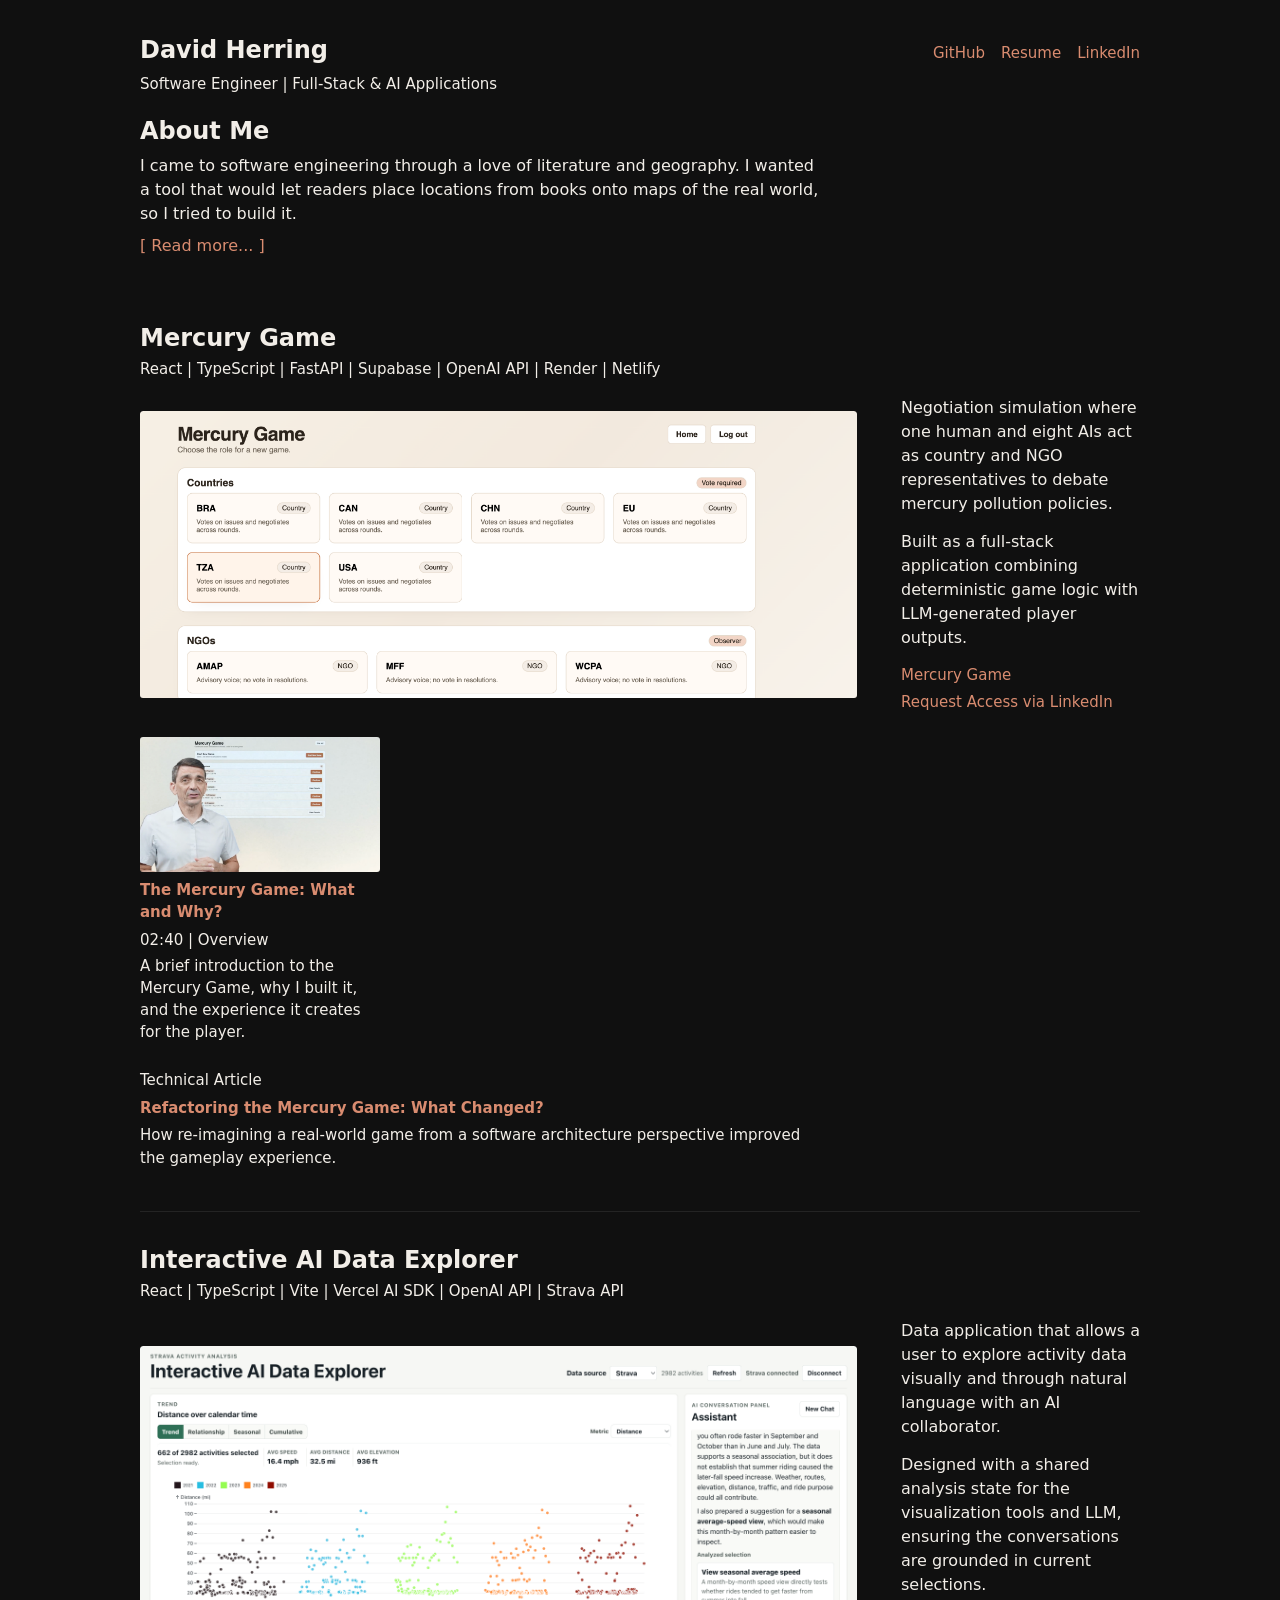
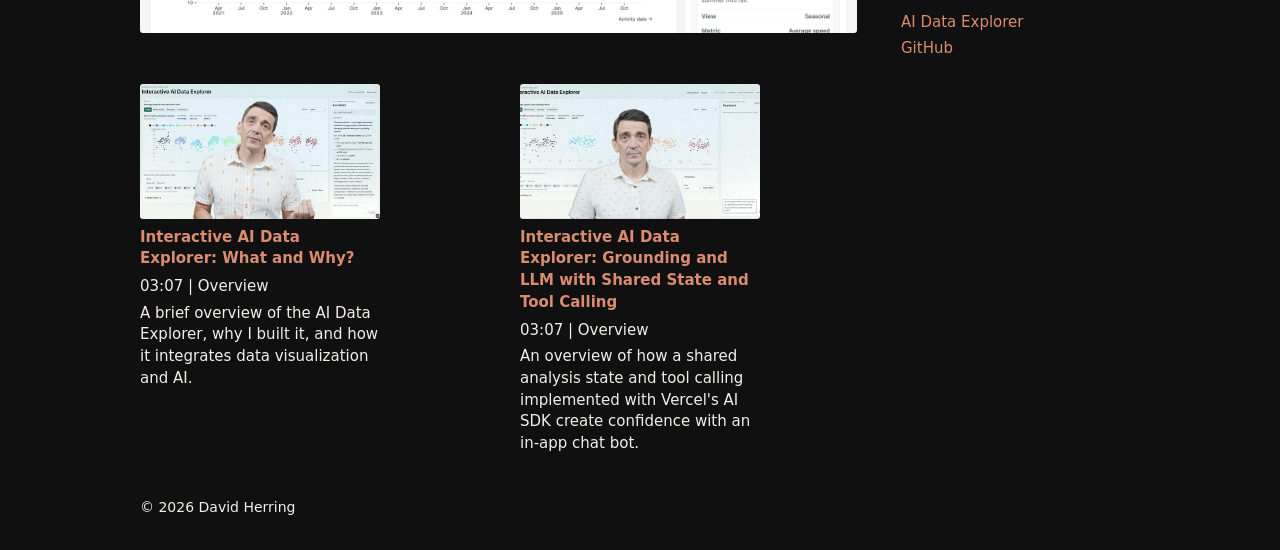
<file: index.html>
<!doctype html>
<html lang="en">

<!-- 
 Welcome! Take a look around and feel free to reach out if you have any questions. 
 I kept this portfolio site as simple as possible, mostly just vanilla HTML/CSS, so the
 content would shine. The projects themselves demonstrate more complex stacks.
-->

<head>
  <meta charset="utf-8">
  <meta name="viewport" content="width=device-width, initial-scale=1">
  <title>David Herring | Software Engineer</title>
  <meta name="description" content="Personal software engineering portfolio for David Herring.">
  <link rel="stylesheet" href="styles.css">
  <script src="script.js" defer></script>
</head>

<body>
  <main class="page">
    <header class="intro" aria-labelledby="site-title">
      <div class="intro__topline">
        <h1 id="site-title">David Herring</h1>
        <div class="links" aria-label="Primary links">
          <a href="https://github.com/davidherring" target="_blank" rel="noreferrer">GitHub</a>
          <a href="/assets/resume.pdf">Resume</a>
          <a href="https://www.linkedin.com/in/david-herring-dev/" target="_blank" rel="noreferrer">LinkedIn</a>
        </div>
      </div>

      <p class="subtitle">Software Engineer | Full-Stack &amp; AI Applications</p>

      <section class="about" aria-labelledby="about-title">
        <h2 id="about-title">About Me</h2>
        <p class="bio">
          I came to software engineering through a love of literature and geography. I wanted a tool that would let
          readers place locations from books onto maps of the real world, so I tried to build it.
        </p>
        <button class="text-button" type="button" aria-expanded="false" aria-controls="about-more"
          data-expand-target="about-more">
          [ Read more... ]
        </button>
        <div class="more" id="about-more" hidden>
          <p>
            The first time I wrote code that displayed a carousel of images next to a pin on a map, my focus shifted. I
            took over a floundering computer science program at the high school where I had been teaching literature and
            rebuilt it into a successful program. And, when I wanted more, I moved to the University of Arizona to
            pursue a BS in Computer Science while working full time.
          </p>
          <p>
            Returning to undergraduate studies after 20+ years leading classrooms has been a gift I had not expected at
            this stage in my life. It has given me an opportunity to sink into deep technical ideas — operating systems,
            networking, algorithms, and distributed programming — while experimenting with the AI tools that are rapidly
            changing how software is created. I am interested in how we can build systems around these tools that take
            advantage of what they do well while constraining what they don't. After decades spent trying to make
            difficult ideas understandable without reducing their complexity, I'm equally interested in how we explain
            those systems clearly. And I love the challenge.
          </p>
          <button class="text-button" type="button" aria-expanded="false" aria-controls="about-more"
            data-collapse-target="about-more">
            [ Read less... ]
          </button>
        </div>
      </section>
    </header>

    <section class="project" aria-labelledby="mercury-title">
      <div class="project__heading">
        <h2 id="mercury-title">Mercury Game</h2>
        <p>React | TypeScript | FastAPI | Supabase | OpenAI API | Render | Netlify</p>
      </div>

      <div class="feature">
        <div class="screenshot" role="img" aria-label="Mercury Game screenshot">
          <img src="assets/mercury_game_ss1.png" alt="Mercury Game interface">
        </div>

        <div class="feature__copy">
          <p>
            Negotiation simulation where one human and eight AIs act as country and NGO representatives to debate
            mercury pollution policies.
          </p>
          <p>
            Built as a full-stack application combining deterministic game logic with LLM-generated player outputs.
          </p>
          <div class="actions" aria-label="Mercury Game project links">
            <a href="https://mercury-game.netlify.app/" target="_blank" rel="noreferrer">Mercury Game</a>
            <a href="https://www.linkedin.com/in/david-herring-dev/" target="_blank" rel="noreferrer">Request Access via
              LinkedIn</a>
          </div>
        </div>
      </div>

      <div class="videos" aria-label="Mercury Game video entries">
        <article class="video">
          <a class="video__link" href="https://youtu.be/d5JPK4INdOQ" target="_blank" rel="noreferrer">
            <div class="video__thumb">
              <img src="assets/mercury_game_ov_thumb.png" alt="Mercury Game overview video">
            </div>
            <p class="video__title">The Mercury Game: What and Why?</p>
          </a>
          <p class="video__meta">02:40 | Overview</p>
          <p>A brief introduction to the Mercury Game, why I built it, and the experience it creates for the player.</p>
        </article>
        <!-- <article class="video">
          <div class="video__thumb" aria-hidden="true"></div>
          <p class="video__title">Strong Foundations: Testing, Deployment, and Persistence</p>
          <p class="video__meta">01:45 | Development Process</p>
          <p>How do development decisions ensure a stable product experience?</p>
        </article> -->
      </div>

      <article class="article-teaser">
        <p class="article-teaser__label">Technical Article</p>
        <p class="article-teaser__title">
          <a href="articles/mercury-refactor.html">Refactoring the Mercury Game: What Changed?</a>
        </p>
        <p>How re-imagining a real-world game from a software architecture perspective improved the gameplay
          experience.</p>
      </article>
    </section>

    <section class="project" aria-labelledby="explorer-title">
      <div class="project__heading">
        <h2 id="explorer-title">Interactive AI Data Explorer</h2>
        <p>React | TypeScript | Vite | Vercel AI SDK | OpenAI API | Strava API</p>
      </div>

      <div class="feature">
        <div class="screenshot" role="img" aria-label="Interactive AI Data Explorer screenshot">
          <img src="assets/aide_ss1.png" alt="Interactive AI Data Explorer interface">
        </div>

        <div class="feature__copy">
          <p>
            Data application that allows a user to explore activity data visually and through natural language with an
            AI collaborator.
          </p>
          <p>
            Designed with a shared analysis state for the visualization tools and LLM, ensuring the conversations
            are grounded in current selections.
          </p>
          <div class="actions" aria-label="Interactive AI Data Explorer project links">
            <a href="https://ai-data-explorer-one.vercel.app/" target="_blank" rel="noreferrer">AI Data Explorer</a>
            <a href="https://github.com/davidherring/ai-data-explorer.git" target="_blank" rel="noreferrer">GitHub</a>
          </div>
        </div>
      </div>

      <div class="videos" aria-label="Interactive AI Data Explorer video entries">
        <article class="video">
          <a class="video__link" href="https://youtu.be/gXOsqOOeedo" target="_blank" rel="noreferrer">
            <div class="video__thumb">
              <img src="assets/aide_ov_thumb.png" alt="AI Data Explorer overview video">
            </div>
            <p class="video__title">Interactive AI Data Explorer: What and Why?</p>
          </a>
          <p class="video__meta">03:07 | Overview</p>
          <p>A brief overview of the AI Data Explorer, why I built it, and how it integrates data visualization and
            AI.</p>
        </article>
        <article class="video">
          <a class="video__link" href="https://youtu.be/DA1z_wlGOS4" target="_blank" rel="noreferrer">
            <div class="video__thumb">
              <img src="assets/aide_grounding_thumb.png" alt="AI Data Explorer technical video">
            </div>
            <p class="video__title">Interactive AI Data Explorer: Grounding and LLM with Shared State and Tool Calling
            </p>
          </a>
          <p class="video__meta">03:07 | Overview</p>
          <p>An overview of how a shared analysis state and tool calling implemented with Vercel's AI SDK create
            confidence with an in-app chat bot.</p>
        </article>
      </div>

      <!-- <article class="article-teaser">
        <p class="article-teaser__label">Technical Article</p>
        <p class="article-teaser__title">
          <a href="articles/ai-application-state.html">Making AI Useful: Grounding an LLM in Application State</a>
        </p>
        <p>Placeholder teaser for a short technical writeup about grounding AI interactions in application state.</p>
      </article> -->
    </section>
  </main>

  <footer class="footer">
    <p>&copy; 2026 David Herring</p>
  </footer>
</body>

</html>
</file>
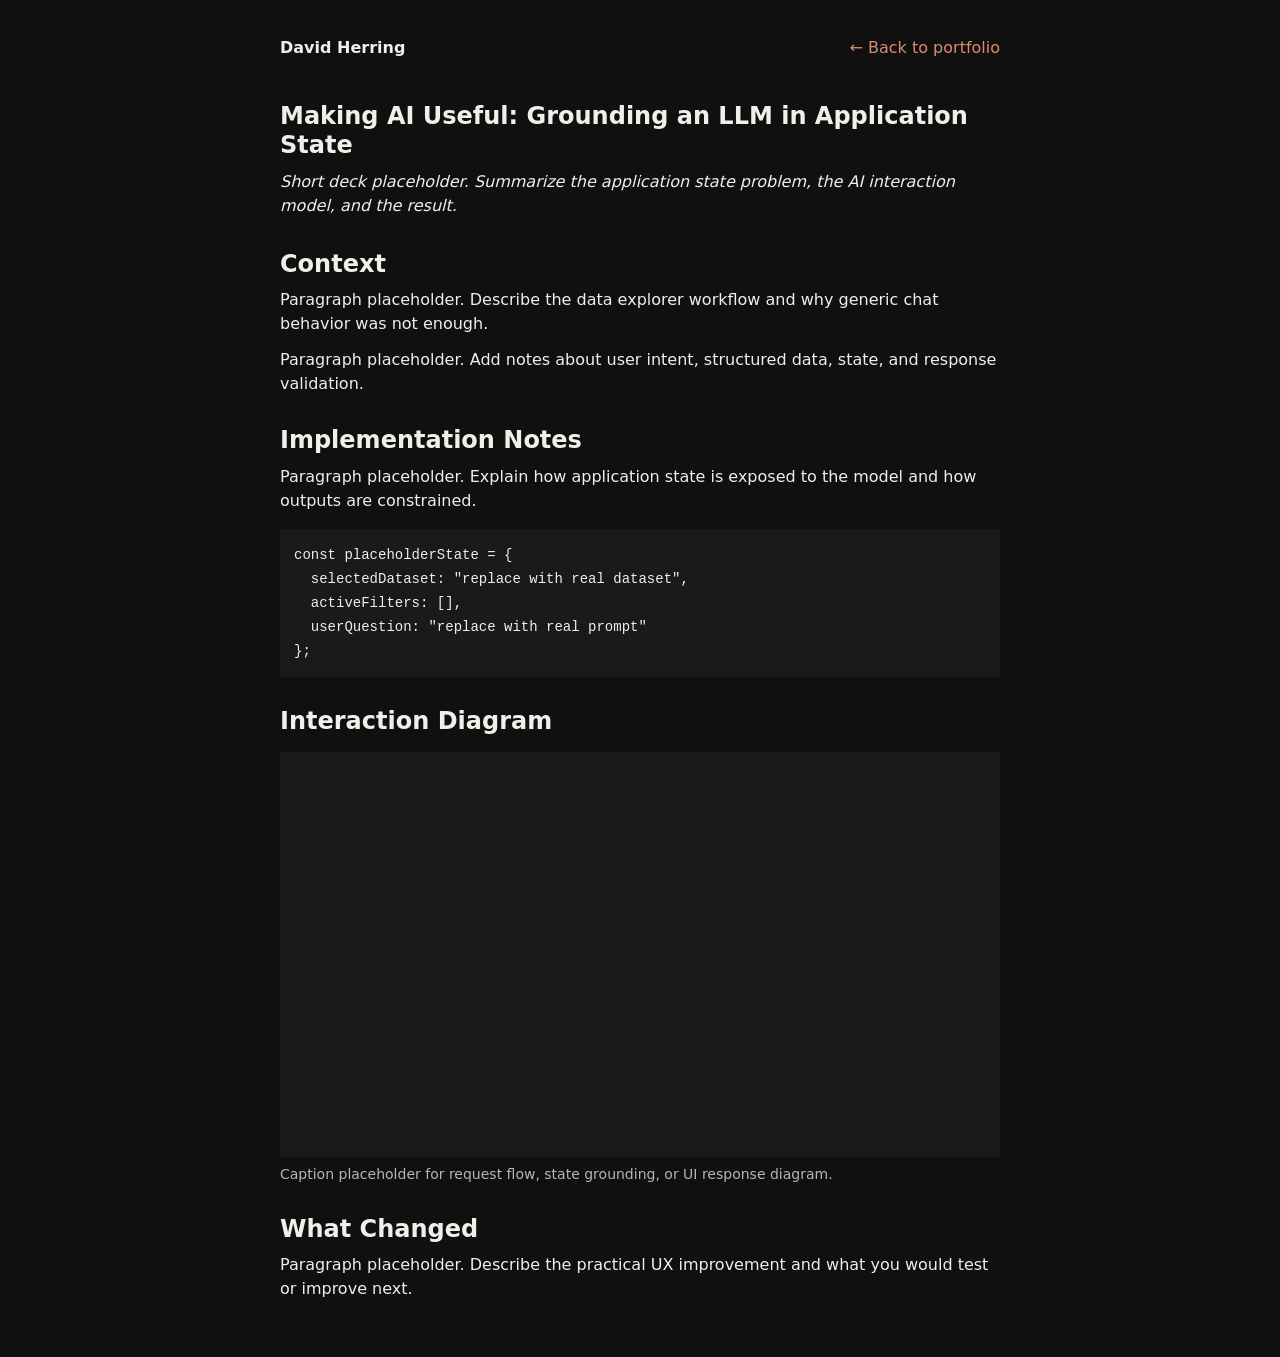
<file: articles/ai-application-state.html>
<!doctype html>
<html lang="en">

<head>
  <meta charset="utf-8">
  <meta name="viewport" content="width=device-width, initial-scale=1">
  <title>Grounding an LLM in Application State | David Herring</title>
  <meta name="description" content="Technical article placeholder for grounding an LLM in application state.">
  <link rel="stylesheet" href="../styles.css">
</head>

<body>
  <main class="article-page">
    <header class="article-header">
      <p class="article-site-title">David Herring</p>
      <a href="../index.html">&larr; Back to portfolio</a>
    </header>

    <article class="article-body">
      <header>
        <h1>Making AI Useful: Grounding an LLM in Application State</h1>
        <p class="article-deck">
          Short deck placeholder. Summarize the application state problem, the AI interaction model, and the result.
        </p>
      </header>

      <section>
        <h2>Context</h2>
        <p>
          Paragraph placeholder. Describe the data explorer workflow and why generic chat behavior was not enough.
        </p>
        <p>
          Paragraph placeholder. Add notes about user intent, structured data, state, and response validation.
        </p>
      </section>

      <section>
        <h2>Implementation Notes</h2>
        <p>
          Paragraph placeholder. Explain how application state is exposed to the model and how outputs are constrained.
        </p>
        <pre><code>const placeholderState = {
  selectedDataset: "replace with real dataset",
  activeFilters: [],
  userQuestion: "replace with real prompt"
};</code></pre>
      </section>

      <section>
        <h2>Interaction Diagram</h2>
        <figure>
          <div class="article-image-placeholder" role="img" aria-label="Diagram placeholder"></div>
          <figcaption>Caption placeholder for request flow, state grounding, or UI response diagram.</figcaption>
        </figure>
      </section>

      <section>
        <h2>What Changed</h2>
        <p>
          Paragraph placeholder. Describe the practical UX improvement and what you would test or improve next.
        </p>
      </section>
    </article>
  </main>
</body>

</html>
</file>
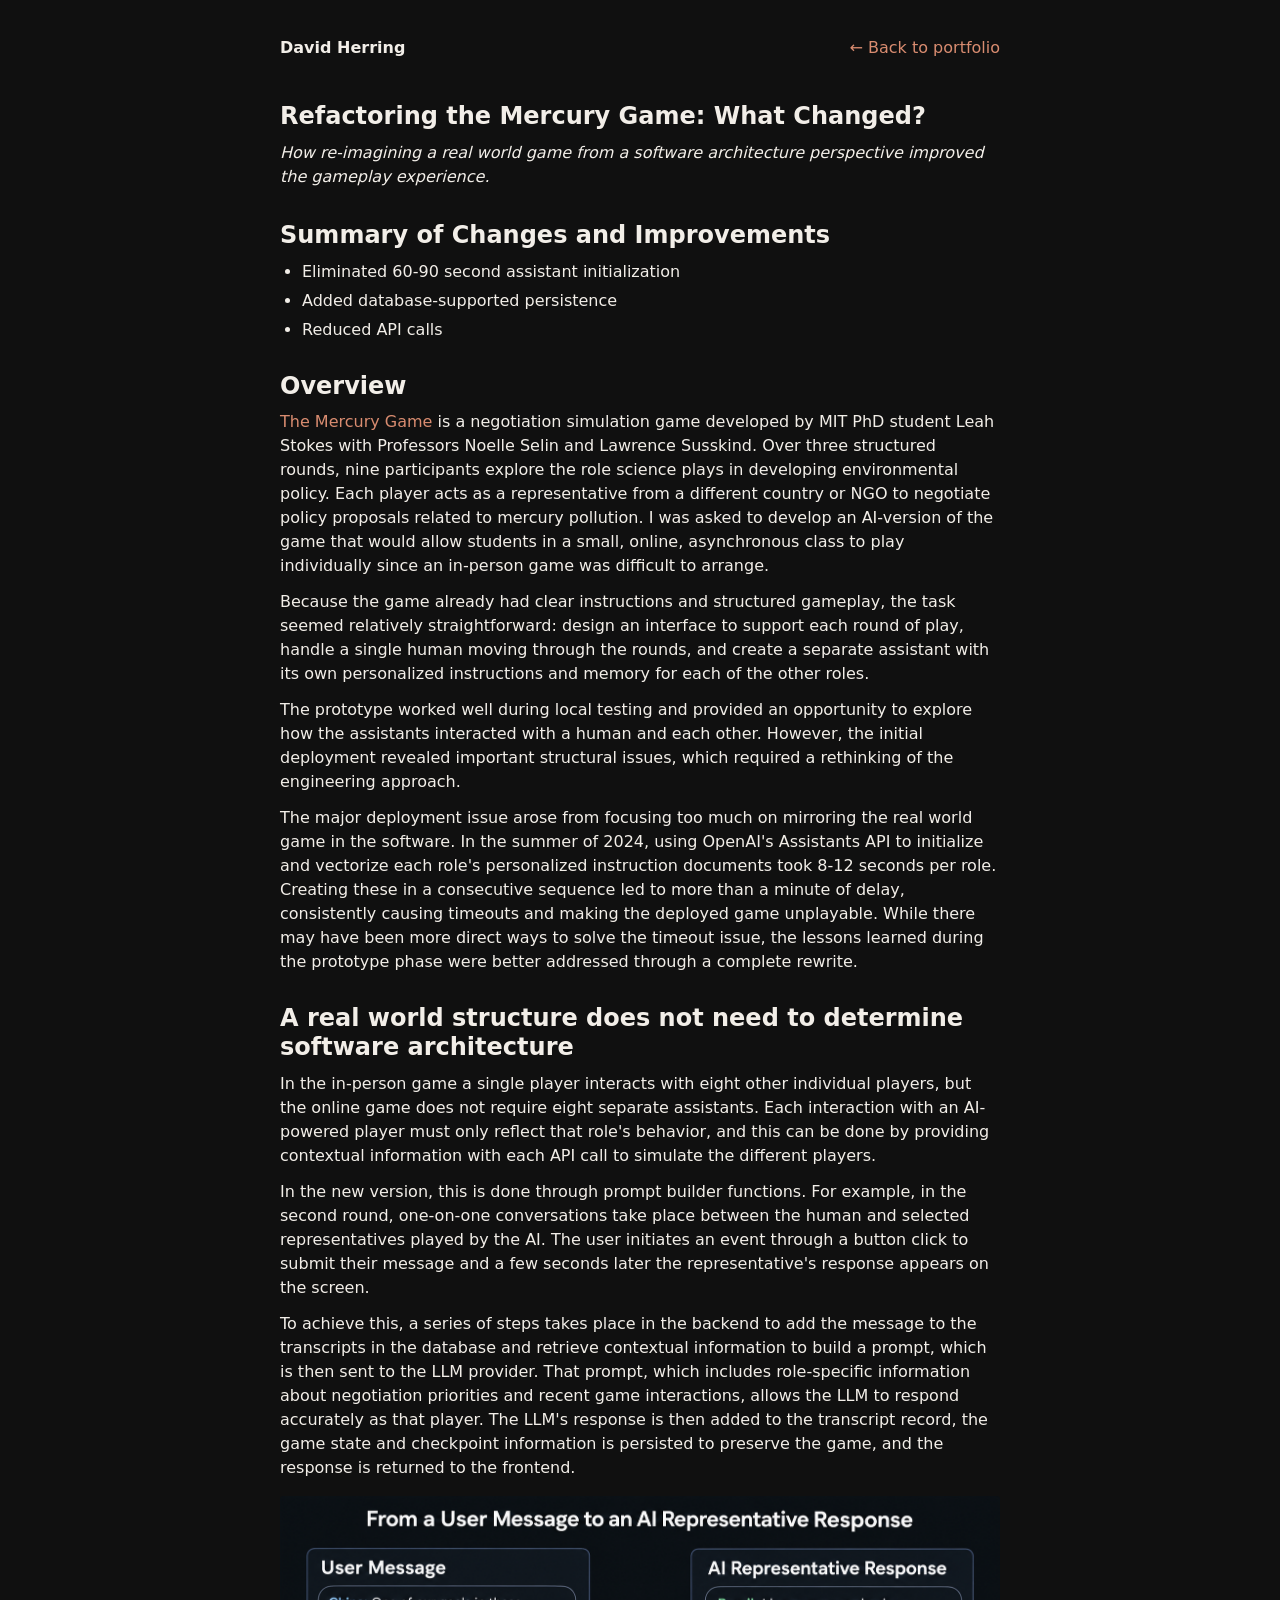
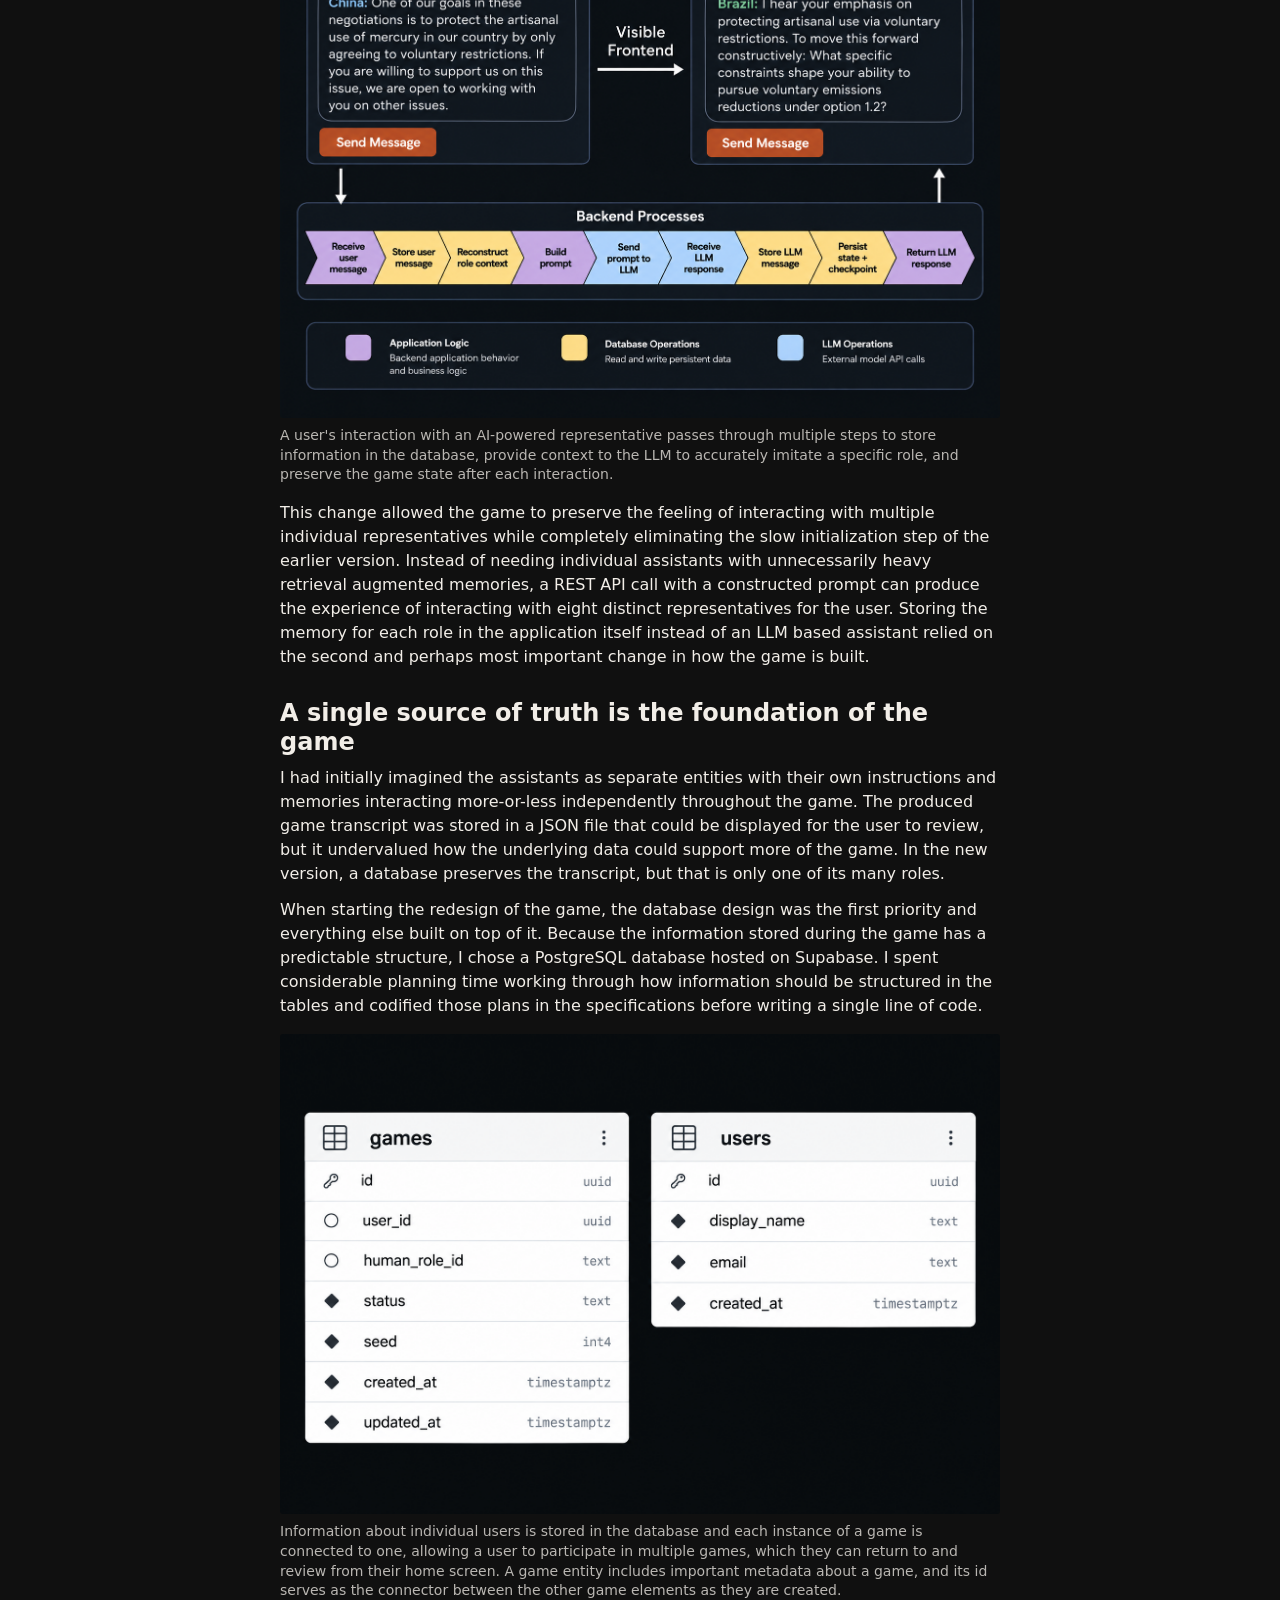
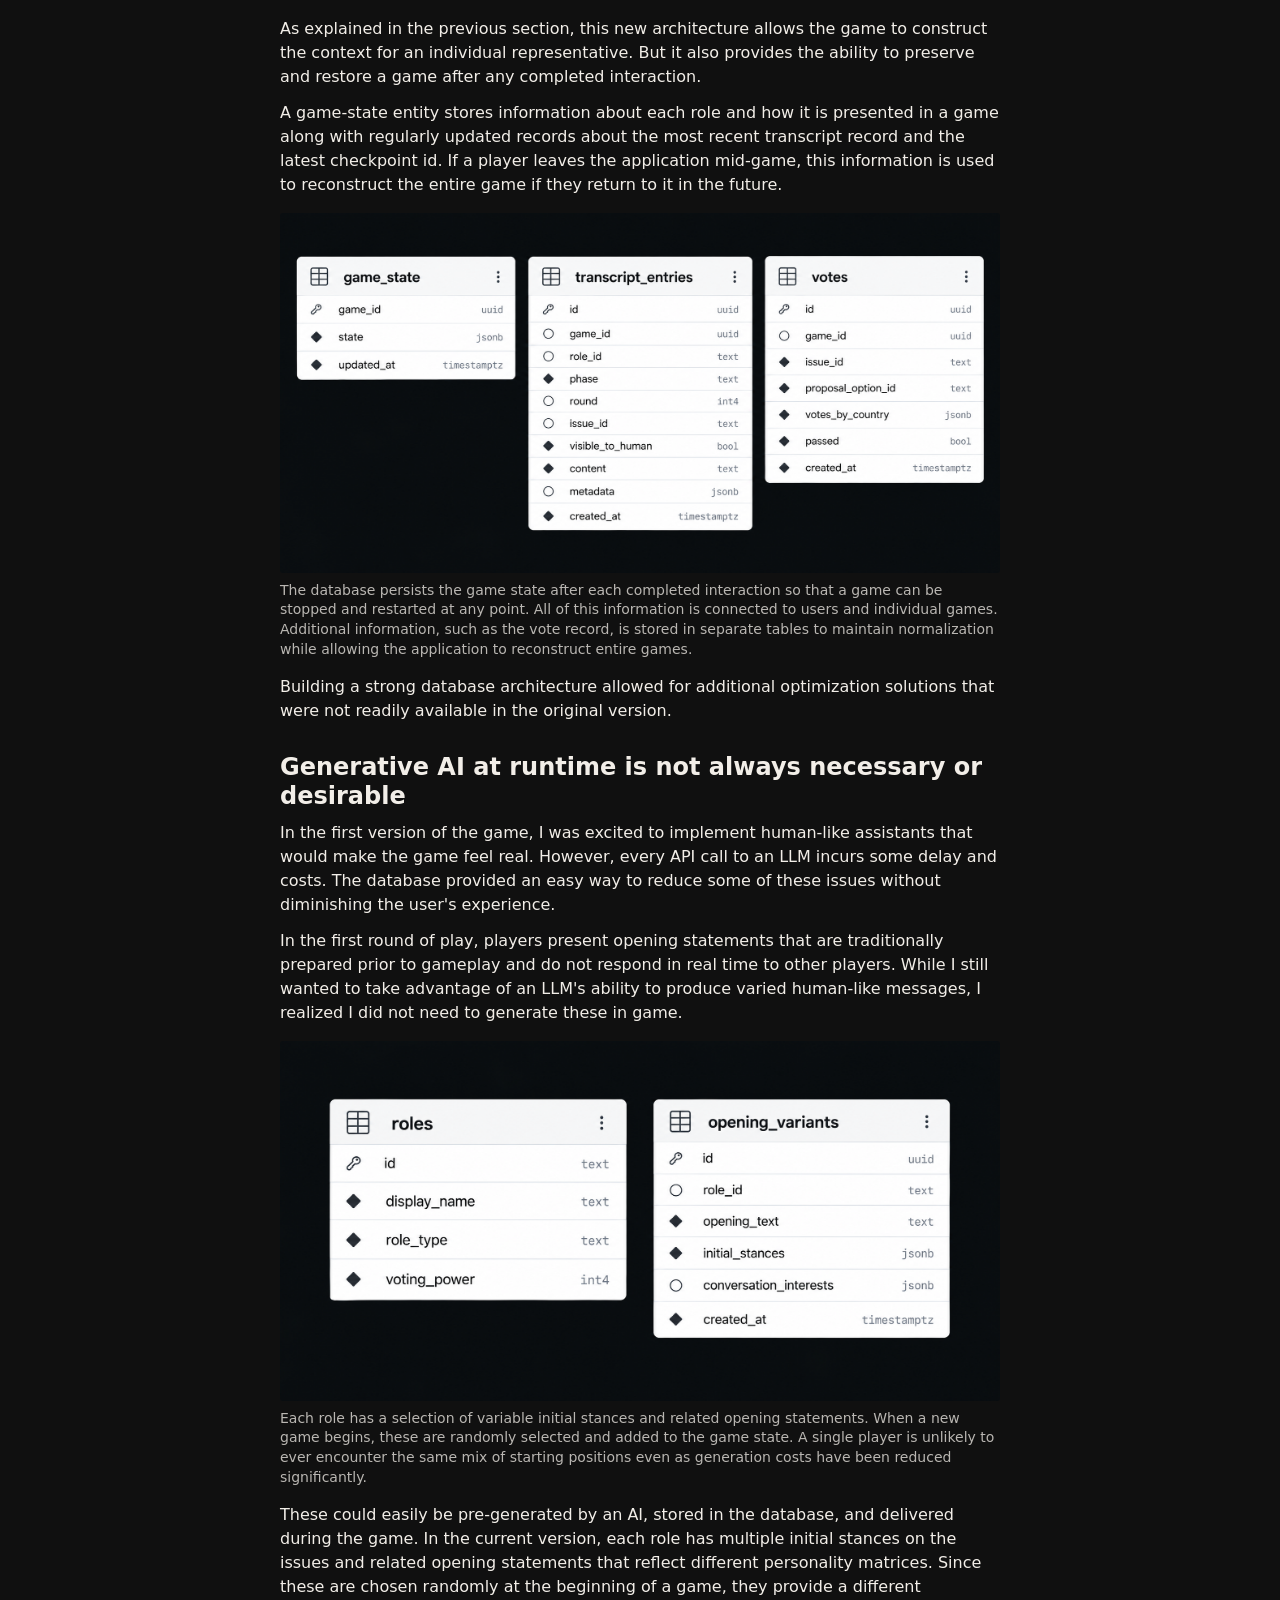
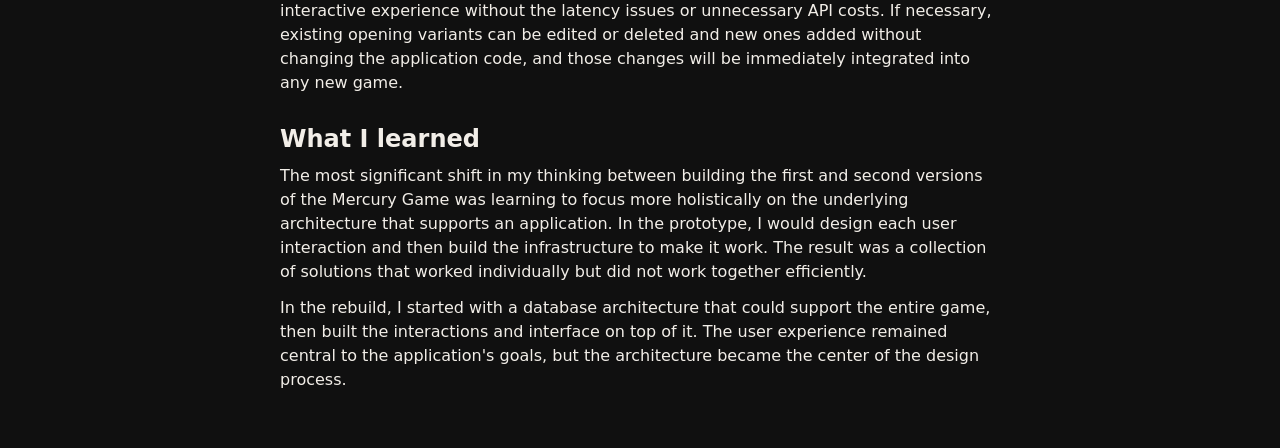
<file: articles/mercury-refactor.html>
<!doctype html>
<html lang="en">

<head>
  <meta charset="utf-8">
  <meta name="viewport" content="width=device-width, initial-scale=1">
  <title>Refactoring the Mercury Game | David Herring</title>
  <meta name="description"
    content="How re-imagining a real-world game from a software architecture perspective improved the gameplay experience.">
  <link rel="stylesheet" href="../styles.css">
</head>

<body>
  <main class="article-page">
    <header class="article-header">
      <p class="article-site-title">David Herring</p>
      <a href="../index.html">&larr; Back to portfolio</a>
    </header>

    <article class="article-body">
      <header>
        <h1>Refactoring the Mercury Game: What Changed?</h1>
        <p class="article-deck">
          How re-imagining a real world game from a software architecture perspective improved the gameplay experience.
        </p>
      </header>

      <section>
        <h2>Summary of Changes and Improvements</h2>
        <ul>
          <li>Eliminated 60-90 second assistant initialization</li>
          <li>Added database-supported persistence</li>
          <li>Reduced API calls</li>
        </ul>
      </section>

      <section>
        <h2>Overview</h2>
        <p>
          <a href="https://www.pon.harvard.edu/research_projects/negotiation-pedagogy-program-on-negotiation/the-mercury-game-teaching-about-the-role-of-scientific-information-in-international-environmental-negotiations/"
            target="_blank" rel="noreferrer">The Mercury Game</a> is a negotiation simulation game developed by MIT PhD
          student Leah Stokes with Professors Noelle Selin and Lawrence Susskind. Over three structured rounds, nine
          participants explore the role science plays in developing environmental policy. Each player acts as a
          representative from a different country or NGO to negotiate policy proposals related to mercury pollution. I
          was asked to develop an AI-version of the game that would allow students in a small, online, asynchronous
          class to play individually since an in-person game was difficult to arrange.
        </p>
        <p>
          Because the game already had clear instructions and structured gameplay, the task seemed relatively
          straightforward: design an interface to support each round of play, handle a single human moving through the
          rounds, and create a separate assistant with its own personalized instructions and memory for each of the
          other roles.
        </p>
        <p>
          The prototype worked well during local testing and provided an opportunity to explore how the assistants
          interacted with a human and each other. However, the initial deployment revealed important structural issues,
          which required a rethinking of the engineering approach.
        </p>
        <p>
          The major deployment issue arose from focusing too much on mirroring the real world game in the software. In
          the summer of 2024, using OpenAI's Assistants API to initialize and vectorize each role's personalized
          instruction documents took 8-12 seconds per role. Creating these in a consecutive sequence led to more than a
          minute of delay, consistently causing timeouts and making the deployed game unplayable. While there may have
          been more direct ways to solve the timeout issue, the lessons learned during the prototype phase were better
          addressed through a complete rewrite.
        </p>
      </section>

      <section>
        <h2>A real world structure does not need to determine software architecture</h2>
        <p>
          In the in-person game a single player interacts with eight other individual players, but the online game does
          not require eight separate assistants. Each interaction with an AI-powered player must only reflect that
          role's behavior, and this can be done by providing contextual information with each API call to simulate the
          different players.
        </p>
        <p>
          In the new version, this is done through prompt builder functions. For example, in the second round,
          one-on-one conversations take place between the human and selected representatives played by the AI. The user
          initiates an event through a button click to submit their message and a few seconds later the representative's
          response appears on the screen.
        </p>
        <p>
          To achieve this, a series of steps takes place in the backend to add the message to the transcripts in the
          database and retrieve contextual information to build a prompt, which is then sent to the LLM provider. That
          prompt, which includes role-specific information about negotiation priorities and recent game interactions,
          allows the LLM to respond accurately as that player. The LLM's response is then added to the transcript
          record, the game state and checkpoint information is persisted to preserve the game, and the response is
          returned to the frontend.
        </p>
        <figure>
          <img src="../assets/mercury_backend_diagram.png"
            alt="Backend flow for an interaction with an AI-powered Mercury Game representative">
          <figcaption>A user's interaction with an AI-powered representative passes through multiple steps to store
            information in the database, provide context to the LLM to accurately imitate a specific role, and preserve
            the game state after each interaction.</figcaption>
        </figure>
        <p>
          This change allowed the game to preserve the feeling of interacting with multiple individual representatives
          while completely eliminating the slow initialization step of the earlier version. Instead of needing
          individual assistants with unnecessarily heavy retrieval augmented memories, a REST API call with a
          constructed prompt can produce the experience of interacting with eight distinct representatives for the
          user. Storing the memory for each role in the application itself instead of an LLM based assistant relied on
          the second and perhaps most important change in how the game is built.
        </p>
      </section>

      <section>
        <h2>A single source of truth is the foundation of the game</h2>
        <p>
          I had initially imagined the assistants as separate entities with their own instructions and memories
          interacting more-or-less independently throughout the game. The produced game transcript was stored in a JSON
          file that could be displayed for the user to review, but it undervalued how the underlying data could support
          more of the game. In the new version, a database preserves the transcript, but that is only one of its many
          roles.
        </p>
        <p>
          When starting the redesign of the game, the database design was the first priority and everything else built
          on top of it. Because the information stored during the game has a predictable structure, I chose a PostgreSQL
          database hosted on Supabase. I spent considerable planning time working through how information should be
          structured in the tables and codified those plans in the specifications before writing a single line of code.
        </p>
        <figure>
          <img src="../assets/mercury_schema-games_users.png"
            alt="Database schema relationship between Mercury Game users and games">
          <figcaption>Information about individual users is stored in the database and each instance of a game is
            connected to one, allowing a user to participate in multiple games, which they can return to and review from
            their home screen. A game entity includes important metadata about a game, and its id serves as the connector
            between the other game elements as they are created.</figcaption>
        </figure>
        <p>
          As explained in the previous section, this new architecture allows the game to construct the context for an
          individual representative. But it also provides the ability to preserve and restore a game after any completed
          interaction.
        </p>
        <p>
          A game-state entity stores information about each role and how it is presented in a game along with regularly
          updated records about the most recent transcript record and the latest checkpoint id. If a player leaves the
          application mid-game, this information is used to reconstruct the entire game if they return to it in the
          future.
        </p>
        <figure>
          <img src="../assets/mercury_schema-state_transcripts_votes.png"
            alt="Database schema relationships among game state, transcripts, and votes">
          <figcaption>The database persists the game state after each completed interaction so that a game can be stopped
            and restarted at any point. All of this information is connected to users and individual games. Additional
            information, such as the vote record, is stored in separate tables to maintain normalization while allowing
            the application to reconstruct entire games.</figcaption>
        </figure>
        <p>
          Building a strong database architecture allowed for additional optimization solutions that were not readily
          available in the original version.
        </p>
      </section>

      <section>
        <h2>Generative AI at runtime is not always necessary or desirable</h2>
        <p>
          In the first version of the game, I was excited to implement human-like assistants that would make the game
          feel real. However, every API call to an LLM incurs some delay and costs. The database provided an easy way to
          reduce some of these issues without diminishing the user's experience.
        </p>
        <p>
          In the first round of play, players present opening statements that are traditionally prepared prior to
          gameplay and do not respond in real time to other players. While I still wanted to take advantage of an LLM's
          ability to produce varied human-like messages, I realized I did not need to generate these in game.
        </p>
        <figure>
          <img src="../assets/mercury_schema-roles_variants.png"
            alt="Database schema relationship between Mercury Game roles and opening variants">
          <figcaption>Each role has a selection of variable initial stances and related opening statements. When a new
            game begins, these are randomly selected and added to the game state. A single player is unlikely to ever
            encounter the same mix of starting positions even as generation costs have been reduced significantly.
          </figcaption>
        </figure>
        <p>
          These could easily be pre-generated by an AI, stored in the database, and delivered during the game. In the
          current version, each role has multiple initial stances on the issues and related opening statements that
          reflect different personality matrices. Since these are chosen randomly at the beginning of a game, they
          provide a different interactive experience without the latency issues or unnecessary API costs. If necessary,
          existing opening variants can be edited or deleted and new ones added without changing the application code,
          and those changes will be immediately integrated into any new game.
        </p>
      </section>

      <section>
        <h2>What I learned</h2>
        <p>
          The most significant shift in my thinking between building the first and second versions of the Mercury Game
          was learning to focus more holistically on the underlying architecture that supports an application. In the
          prototype, I would design each user interaction and then build the infrastructure to make it work. The result
          was a collection of solutions that worked individually but did not work together efficiently.
        </p>
        <p>
          In the rebuild, I started with a database architecture that could support the entire game, then built the
          interactions and interface on top of it. The user experience remained central to the application's goals, but
          the architecture became the center of the design process.
        </p>
      </section>
    </article>
  </main>
</body>

</html>
</file>
<file: styles.css>
:root {
  --background: #101010;
  --text: #f2eee8;
  --accent: #D98C70;
  --surface: #1a1a1a;
  --rule: #242424;
  --max-width: 1000px;
}

* {
  box-sizing: border-box;
}

[hidden] {
  display: none !important;
}

html {
  color-scheme: dark;
}

body {
  margin: 0;
  background: var(--background);
  color: var(--text);
  font-family: ui-sans-serif, system-ui, -apple-system, BlinkMacSystemFont, "Segoe UI", sans-serif;
  font-size: 16px;
  line-height: 1.5;
}

a {
  color: var(--accent);
  text-decoration: none;
}

a:hover,
a:focus-visible {
  color: var(--accent);
}

a:focus-visible,
button:focus-visible {
  outline: 1px solid var(--accent);
  outline-offset: 3px;
}

.page,
.footer {
  width: min(calc(100% - 40px), var(--max-width));
  margin-inline: auto;
}

.intro {
  padding: 36px 0 32px;
}

.intro__topline {
  display: flex;
  align-items: baseline;
  justify-content: space-between;
  gap: 24px;
  margin-bottom: 8px;
}

h1,
h2,
p {
  margin: 0;
}

h1,
h2 {
  color: var(--text);
  font-weight: 600;
  letter-spacing: 0;
  line-height: 1.2;
}

h1,
h2 {
  font-size: 24px;
}

.links,
.actions {
  display: flex;
  flex-wrap: wrap;
  gap: 10px 16px;
  font-size: 15px;
}

.actions {
  flex-direction: column;
  gap: 4px;
}

.subtitle {
  font-size: 15px;
  margin-bottom: 22px;
}

.bio,
.more {
  max-width: 680px;
}

.about h2 {
  margin-bottom: 8px;
}

.more {
  margin-top: 0;
}

.more p {
  margin-top: 12px;
}

.text-button {
  appearance: none;
  background: none;
  border: 0;
  color: var(--accent);
  cursor: pointer;
  display: inline-block;
  font-size: 15px;
  font: inherit;
  margin: 8px 0 0;
  padding: 0;
  text-align: left;
}

.more .text-button {
  margin-top: 12px;
}

.project {
  padding: 34px 0 42px;
}

.project+.project {
  border-top: 1px solid var(--rule);
}

.project__heading {
  margin-bottom: 16px;
}

.project__heading p,
.video__meta {
  color: var(--text);
  font-size: 15px;
  margin-top: 5px;
}

.feature {
  display: grid;
  grid-template-columns: minmax(0, 3fr) minmax(220px, 1fr);
  column-gap: 44px;
  align-items: center;
}

.screenshot {
  aspect-ratio: 2.5 / 1;
  background: var(--surface);
  border-radius: 3px;
  color: var(--text);
  display: grid;
  max-height: 300px;
  min-height: 200px;
  place-items: center;
  text-align: center;
  overflow: hidden;
}

.screenshot img {
  border-radius: 3px;
  display: block;
  width: 100%;
  height: auto;
}

.screenshot span,
.video__thumb::after {
  font-size: 12px;
}

.feature__copy p {
  margin-bottom: 14px;
}

.feature__copy p:last-child {
  margin-bottom: 0;
}

.videos {
  display: grid;
  grid-template-columns: repeat(3, 240px);
  justify-content: space-between;
  margin-top: 24px;
}

.video {
  min-width: 0;
}

.video__thumb {
  aspect-ratio: 16 / 9;
  background: var(--surface);
  border-radius: 3px;
  margin-bottom: 8px;
  overflow: hidden;
}

.video__thumb img {
  display: block;
  width: 100%;
  height: 100%;
  object-fit: cover;
}

.video__title {
  font-weight: 600;
}

.video p:last-child {
  font-size: 15px;
  line-height: 1.45;
  margin-top: 5px;
}

.article-teaser {
  margin-top: 26px;
  max-width: 680px;
}

.article-teaser p {
  font-size: 15px;
}

.article-teaser__label {
  margin-bottom: 5px;
}

.article-teaser__title {
  font-weight: 600;
  margin-bottom: 5px;
}

.footer {
  font-size: 14px;
  padding: 0 0 32px;
}

.article-page {
  width: min(calc(100% - 40px), 720px);
  margin-inline: auto;
}

.article-header {
  display: flex;
  align-items: baseline;
  justify-content: space-between;
  gap: 24px;
  padding: 36px 0 42px;
}

.article-site-title {
  font-weight: 600;
}

.article-body {
  padding-bottom: 56px;
}

.article-body header {
  margin-bottom: 32px;
}

.article-deck {
  font-style: italic;
  margin-top: 10px;
}

.article-body section {
  margin-top: 30px;
}

.article-body h2 {
  margin-bottom: 10px;
}

.article-body p+p {
  margin-top: 12px;
}

.article-body ul {
  margin: 0;
  padding-left: 22px;
}

.article-body li+li {
  margin-top: 5px;
}

pre {
  background: var(--surface);
  border-radius: 3px;
  margin: 16px 0 0;
  overflow-x: auto;
  padding: 14px;
}

code {
  font-family: ui-monospace, SFMono-Regular, Menlo, Monaco, Consolas, "Liberation Mono", monospace;
  font-size: 14px;
}

figure {
  margin: 16px 0 0;
}

.article-body figure+p {
  margin-top: 16px;
}

.article-body img {
  border-radius: 3px;
  display: block;
  height: auto;
  width: 100%;
}

.article-image-placeholder {
  aspect-ratio: 16 / 9;
  background: var(--surface);
  border-radius: 3px;
  width: 100%;
}

figcaption {
  font-size: 14px;
  line-height: 1.4;
  margin-top: 8px;
  opacity: 0.75;
}

@media (max-width: 760px) {

  .page,
  .footer {
    width: min(calc(100% - 32px), var(--max-width));
  }

  .intro {
    padding-top: 28px;
  }

  .intro__topline,
  .feature,
  .videos {
    display: block;
  }

  .links {
    margin-top: 10px;
  }

  .project {
    padding: 30px 0 36px;
  }

  .screenshot {
    aspect-ratio: 2.5 / 1;
    max-height: none;
    min-height: 120px;
  }

  .feature__copy {
    margin-top: 16px;
  }

  .video {
    margin-top: 22px;
    max-width: 220px;
  }

  .article-header {
    display: block;
    padding-top: 28px;
  }

  .article-header a {
    display: inline-block;
    margin-top: 10px;
  }
}
</file>
